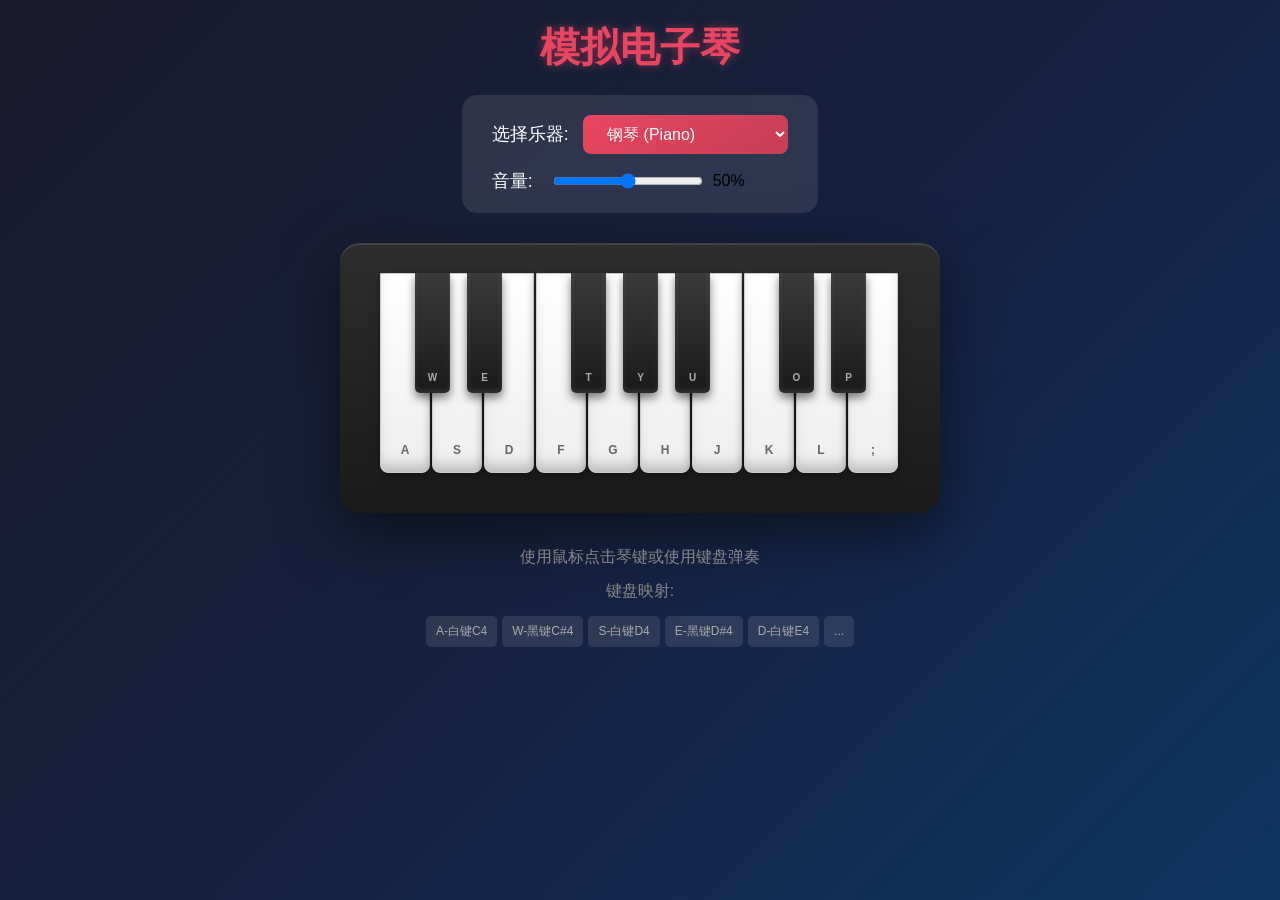
<file: assets/piano.html>
<!DOCTYPE html>
<html lang="zh-CN">
<head>
    <meta charset="UTF-8">
    <meta name="viewport" content="width=device-width, initial-scale=1.0">
    <title>模拟电子琴</title>
    <style>
        * {
            margin: 0;
            padding: 0;
            box-sizing: border-box;
        }

        body {
            min-height: 100vh;
            background: linear-gradient(135deg, #1a1a2e 0%, #16213e 50%, #0f3460 100%);
            display: flex;
            flex-direction: column;
            align-items: center;
            padding: 20px;
            font-family: 'Segoe UI', Tahoma, Geneva, Verdana, sans-serif;
        }

        h1 {
            color: #e94560;
            margin-bottom: 20px;
            text-shadow: 0 0 10px rgba(233, 69, 96, 0.5);
            font-size: 2.5rem;
        }

        .controls {
            background: rgba(255, 255, 255, 0.1);
            padding: 20px 30px;
            border-radius: 15px;
            margin-bottom: 30px;
            backdrop-filter: blur(10px);
        }

        .controls label {
            color: #fff;
            font-size: 1.1rem;
            margin-right: 10px;
        }

        .controls select {
            padding: 10px 20px;
            font-size: 1rem;
            border: none;
            border-radius: 8px;
            background: linear-gradient(145deg, #e94560, #c73e54);
            color: white;
            cursor: pointer;
            outline: none;
            transition: transform 0.2s, box-shadow 0.2s;
        }

        .controls select:hover {
            transform: scale(1.05);
            box-shadow: 0 5px 20px rgba(233, 69, 96, 0.4);
        }

        .piano-container {
            background: linear-gradient(180deg, #2d2d2d 0%, #1a1a1a 100%);
            padding: 30px 40px 40px;
            border-radius: 20px;
            box-shadow: 0 20px 60px rgba(0, 0, 0, 0.5),
                        inset 0 2px 0 rgba(255, 255, 255, 0.1);
        }

        .piano {
            display: flex;
            position: relative;
        }

        .key {
            cursor: pointer;
            user-select: none;
            transition: all 0.08s ease;
        }

        .white-key {
            width: 50px;
            height: 200px;
            background: linear-gradient(180deg, #fff 0%, #f0f0f0 90%, #d4d4d4 100%);
            border: 1px solid #ccc;
            border-radius: 0 0 8px 8px;
            margin-right: 2px;
            position: relative;
            z-index: 1;
            box-shadow: 0 5px 10px rgba(0, 0, 0, 0.3),
                        inset 0 -5px 10px rgba(0, 0, 0, 0.1);
        }

        .white-key:hover {
            background: linear-gradient(180deg, #fff 0%, #e8e8e8 100%);
        }

        .white-key.active {
            background: linear-gradient(180deg, #e0e0e0 0%, #d0d0d0 100%);
            transform: translateY(3px);
            box-shadow: 0 2px 5px rgba(0, 0, 0, 0.2);
        }

        .white-key .key-label {
            position: absolute;
            bottom: 15px;
            left: 50%;
            transform: translateX(-50%);
            font-size: 12px;
            color: #666;
            font-weight: bold;
        }

        .black-key {
            width: 35px;
            height: 120px;
            background: linear-gradient(180deg, #3a3a3a 0%, #1a1a1a 100%);
            border-radius: 0 0 5px 5px;
            position: absolute;
            z-index: 2;
            box-shadow: 0 5px 10px rgba(0, 0, 0, 0.5),
                        inset 0 -3px 5px rgba(255, 255, 255, 0.1);
        }

        .black-key:hover {
            background: linear-gradient(180deg, #4a4a4a 0%, #2a2a2a 100%);
        }

        .black-key.active {
            background: linear-gradient(180deg, #2a2a2a 0%, #1a1a1a 100%);
            transform: translateY(3px);
            height: 117px;
            box-shadow: 0 2px 5px rgba(0, 0, 0, 0.3);
        }

        .black-key .key-label {
            position: absolute;
            bottom: 10px;
            left: 50%;
            transform: translateX(-50%);
            font-size: 10px;
            color: #aaa;
            font-weight: bold;
        }

        .instructions {
            margin-top: 30px;
            color: #888;
            text-align: center;
            line-height: 1.8;
        }

        .instructions p {
            margin-bottom: 5px;
        }

        .keyboard-hints {
            display: flex;
            gap: 5px;
            justify-content: center;
            margin-top: 10px;
        }

        .hint-key {
            background: rgba(255, 255, 255, 0.1);
            padding: 5px 10px;
            border-radius: 5px;
            font-size: 12px;
            color: #aaa;
        }

        .volume-control {
            display: flex;
            align-items: center;
            gap: 10px;
            margin-top: 15px;
        }

        .volume-control label {
            color: #fff;
        }

        .volume-control input[type="range"] {
            width: 150px;
            cursor: pointer;
        }

        .current-instrument {
            color: #e94560;
            font-size: 1.2rem;
            margin-top: 10px;
            text-align: center;
        }
    </style>
</head>
<body>
    <h1>模拟电子琴</h1>
    
    <div class="controls">
        <label for="instrument">选择乐器:</label>
        <select id="instrument">
            <option value="piano">钢琴 (Piano)</option>
            <option value="organ">风琴 (Organ)</option>
            <option value="guitar">吉他 (Guitar)</option>
            <option value="violin">小提琴 (Violin)</option>
            <option value="flute">长笛 (Flute)</option>
            <option value="trumpet">小号 (Trumpet)</option>
            <option value="saxophone">萨克斯 (Saxophone)</option>
            <option value="synth">合成器 (Synth)</option>
            <option value="bass">贝斯 (Bass)</option>
        </select>
        <div class="volume-control">
            <label for="volume">音量:</label>
            <input type="range" id="volume" min="0" max="100" value="50">
            <span id="volume-value">50%</span>
        </div>
    </div>

    <div class="piano-container">
        <div class="piano" id="piano"></div>
    </div>

    <div class="instructions">
        <p>使用鼠标点击琴键或使用键盘弹奏</p>
        <p>键盘映射:</p>
        <div class="keyboard-hints">
            <span class="hint-key">A-白键C4</span>
            <span class="hint-key">W-黑键C#4</span>
            <span class="hint-key">S-白键D4</span>
            <span class="hint-key">E-黑键D#4</span>
            <span class="hint-key">D-白键E4</span>
            <span class="hint-key">...</span>
        </div>
    </div>

    <script>
        // 音频上下文
        let audioContext = null;
        let masterGain = null;

        // 初始化音频上下文
        function initAudio() {
            if (!audioContext) {
                audioContext = new (window.AudioContext || window.webkitAudioContext)();
                masterGain = audioContext.createGain();
                masterGain.connect(audioContext.destination);
                masterGain.gain.value = 0.5;
            }
        }

        // 音符频率映射
        const noteFrequencies = {
            'C4': 261.63, 'C#4': 277.18, 'D4': 293.66, 'D#4': 311.13,
            'E4': 329.63, 'F4': 349.23, 'F#4': 369.99, 'G4': 392.00,
            'G#4': 415.30, 'A4': 440.00, 'A#4': 466.16, 'B4': 493.88,
            'C5': 523.25, 'C#5': 554.37, 'D5': 587.33, 'D#5': 622.25,
            'E5': 659.25, 'F5': 698.46, 'F#5': 739.99, 'G5': 783.99,
            'G#5': 830.61, 'A5': 880.00, 'A#5': 932.33, 'B5': 987.77,
            'C6': 1046.50
        };

        // 琴键配置
        const keys = [
            { note: 'C4', type: 'white', keyboard: 'a' },
            { note: 'C#4', type: 'black', keyboard: 'w', offset: 35 },
            { note: 'D4', type: 'white', keyboard: 's' },
            { note: 'D#4', type: 'black', keyboard: 'e', offset: 87 },
            { note: 'E4', type: 'white', keyboard: 'd' },
            { note: 'F4', type: 'white', keyboard: 'f' },
            { note: 'F#4', type: 'black', keyboard: 't', offset: 191 },
            { note: 'G4', type: 'white', keyboard: 'g' },
            { note: 'G#4', type: 'black', keyboard: 'y', offset: 243 },
            { note: 'A4', type: 'white', keyboard: 'h' },
            { note: 'A#4', type: 'black', keyboard: 'u', offset: 295 },
            { note: 'B4', type: 'white', keyboard: 'j' },
            { note: 'C5', type: 'white', keyboard: 'k' },
            { note: 'C#5', type: 'black', keyboard: 'o', offset: 399 },
            { note: 'D5', type: 'white', keyboard: 'l' },
            { note: 'D#5', type: 'black', keyboard: 'p', offset: 451 },
            { note: 'E5', type: 'white', keyboard: ';' },
        ];

        // 创建琴键
        function createPiano() {
            const piano = document.getElementById('piano');
            piano.innerHTML = '';

            keys.forEach(key => {
                const keyElement = document.createElement('div');
                keyElement.className = `key ${key.type}-key`;
                keyElement.dataset.note = key.note;
                keyElement.dataset.keyboard = key.keyboard;

                const label = document.createElement('span');
                label.className = 'key-label';
                label.textContent = key.keyboard.toUpperCase();
                keyElement.appendChild(label);

                if (key.type === 'black') {
                    keyElement.style.left = key.offset + 'px';
                }

                // 鼠标事件
                keyElement.addEventListener('mousedown', () => {
                    playNote(key.note);
                    keyElement.classList.add('active');
                });

                keyElement.addEventListener('mouseup', () => {
                    keyElement.classList.remove('active');
                });

                keyElement.addEventListener('mouseleave', () => {
                    keyElement.classList.remove('active');
                });

                piano.appendChild(keyElement);
            });
        }

        // 乐器合成器配置
        const instrumentConfigs = {
            piano: {
                type: 'triangle',
                attack: 0.02,
                decay: 0.3,
                sustain: 0.4,
                release: 0.5,
                harmonics: [1, 0.5, 0.25, 0.125]
            },
            organ: {
                type: 'sine',
                attack: 0.1,
                decay: 0.1,
                sustain: 0.8,
                release: 0.3,
                harmonics: [1, 0.8, 0.6, 0.4, 0.3, 0.2]
            },
            guitar: {
                type: 'sawtooth',
                attack: 0.01,
                decay: 0.4,
                sustain: 0.2,
                release: 0.4,
                harmonics: [1, 0.6, 0.3, 0.15],
                filter: { type: 'lowpass', frequency: 3000 }
            },
            violin: {
                type: 'sawtooth',
                attack: 0.15,
                decay: 0.2,
                sustain: 0.7,
                release: 0.3,
                harmonics: [1, 0.7, 0.5, 0.3],
                vibrato: { rate: 5, depth: 5 }
            },
            flute: {
                type: 'sine',
                attack: 0.1,
                decay: 0.1,
                sustain: 0.6,
                release: 0.2,
                harmonics: [1, 0.3, 0.1],
                vibrato: { rate: 4, depth: 3 }
            },
            trumpet: {
                type: 'square',
                attack: 0.05,
                decay: 0.2,
                sustain: 0.6,
                release: 0.3,
                harmonics: [1, 0.8, 0.5, 0.3],
                filter: { type: 'lowpass', frequency: 2000 }
            },
            saxophone: {
                type: 'sawtooth',
                attack: 0.08,
                decay: 0.2,
                sustain: 0.5,
                release: 0.3,
                harmonics: [1, 0.7, 0.4, 0.2],
                filter: { type: 'lowpass', frequency: 2500 },
                vibrato: { rate: 5, depth: 4 }
            },
            synth: {
                type: 'square',
                attack: 0.01,
                decay: 0.1,
                sustain: 0.5,
                release: 0.5,
                harmonics: [1, 0.5, 0.25],
                filter: { type: 'lowpass', frequency: 4000 }
            },
            bass: {
                type: 'sawtooth',
                attack: 0.02,
                decay: 0.3,
                sustain: 0.4,
                release: 0.3,
                harmonics: [1, 0.8, 0.4],
                filter: { type: 'lowpass', frequency: 800 },
                octaveShift: -1
            }
        };

        // 播放音符
        function playNote(note) {
            initAudio();
            
            const instrument = document.getElementById('instrument').value;
            const config = instrumentConfigs[instrument];
            let frequency = noteFrequencies[note];
            
            if (!frequency) return;

            // 八度偏移
            if (config.octaveShift) {
                frequency *= Math.pow(2, config.octaveShift);
            }

            const now = audioContext.currentTime;
            const duration = config.attack + config.decay + 0.5;

            // 创建增益节点用于ADSR包络
            const gainNode = audioContext.createGain();
            gainNode.gain.setValueAtTime(0, now);
            gainNode.gain.linearRampToValueAtTime(0.8, now + config.attack);
            gainNode.gain.linearRampToValueAtTime(config.sustain * 0.8, now + config.attack + config.decay);
            gainNode.gain.linearRampToValueAtTime(0, now + duration);

            // 连接滤波器（如果配置了）
            let lastNode = gainNode;
            if (config.filter) {
                const filter = audioContext.createBiquadFilter();
                filter.type = config.filter.type;
                filter.frequency.value = config.filter.frequency;
                gainNode.connect(filter);
                lastNode = filter;
            }

            lastNode.connect(masterGain);

            // 创建谐波振荡器
            const oscillators = [];
            config.harmonics.forEach((gain, index) => {
                const osc = audioContext.createOscillator();
                osc.type = config.type;
                osc.frequency.setValueAtTime(frequency * (index + 1), now);

                // 添加颤音
                if (config.vibrato) {
                    const vibrato = audioContext.createOscillator();
                    const vibratoGain = audioContext.createGain();
                    vibrato.frequency.value = config.vibrato.rate;
                    vibratoGain.gain.value = config.vibrato.depth;
                    vibrato.connect(vibratoGain);
                    vibratoGain.connect(osc.frequency);
                    vibrato.start(now);
                    vibrato.stop(now + duration);
                }

                const oscGain = audioContext.createGain();
                oscGain.gain.value = gain * 0.3;
                osc.connect(oscGain);
                oscGain.connect(gainNode);

                osc.start(now);
                osc.stop(now + duration);
                oscillators.push(osc);
            });
        }

        // 键盘映射
        const keyboardMap = {};
        keys.forEach(key => {
            keyboardMap[key.keyboard.toLowerCase()] = key.note;
        });

        // 当前按下的键
        const pressedKeys = new Set();

        // 键盘事件
        document.addEventListener('keydown', (e) => {
            if (pressedKeys.has(e.key.toLowerCase())) return;
            
            const note = keyboardMap[e.key.toLowerCase()];
            if (note) {
                pressedKeys.add(e.key.toLowerCase());
                playNote(note);
                const keyElement = document.querySelector(`[data-keyboard="${e.key.toLowerCase()}"]`);
                if (keyElement) {
                    keyElement.classList.add('active');
                }
            }
        });

        document.addEventListener('keyup', (e) => {
            pressedKeys.delete(e.key.toLowerCase());
            const keyElement = document.querySelector(`[data-keyboard="${e.key.toLowerCase()}"]`);
            if (keyElement) {
                keyElement.classList.remove('active');
            }
        });

        // 音量控制
        document.getElementById('volume').addEventListener('input', (e) => {
            const value = e.target.value;
            document.getElementById('volume-value').textContent = value + '%';
            if (masterGain) {
                masterGain.gain.value = value / 100;
            }
        });

        // 初始化
        createPiano();

        // 点击页面任意位置初始化音频上下文（某些浏览器需要用户交互）
        document.addEventListener('click', initAudio, { once: true });
    </script>
</body>
</html>
</file>
